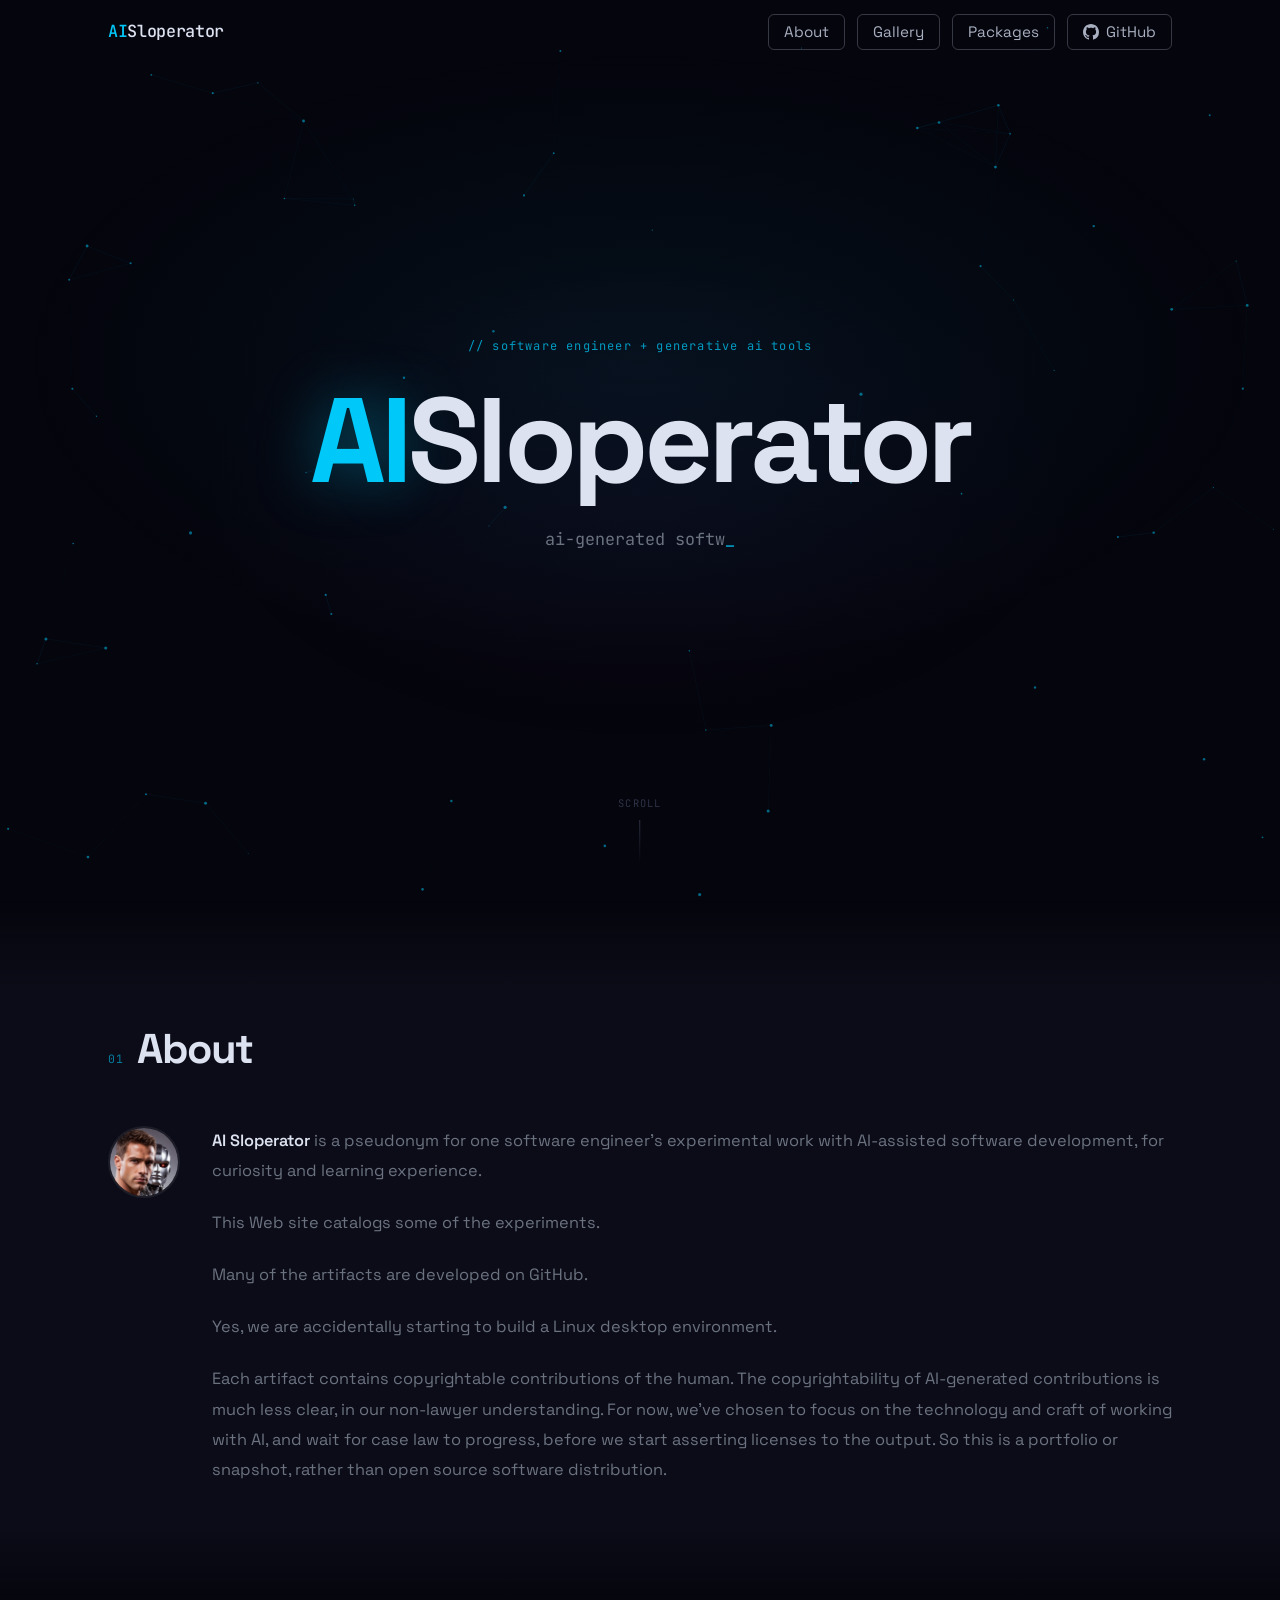
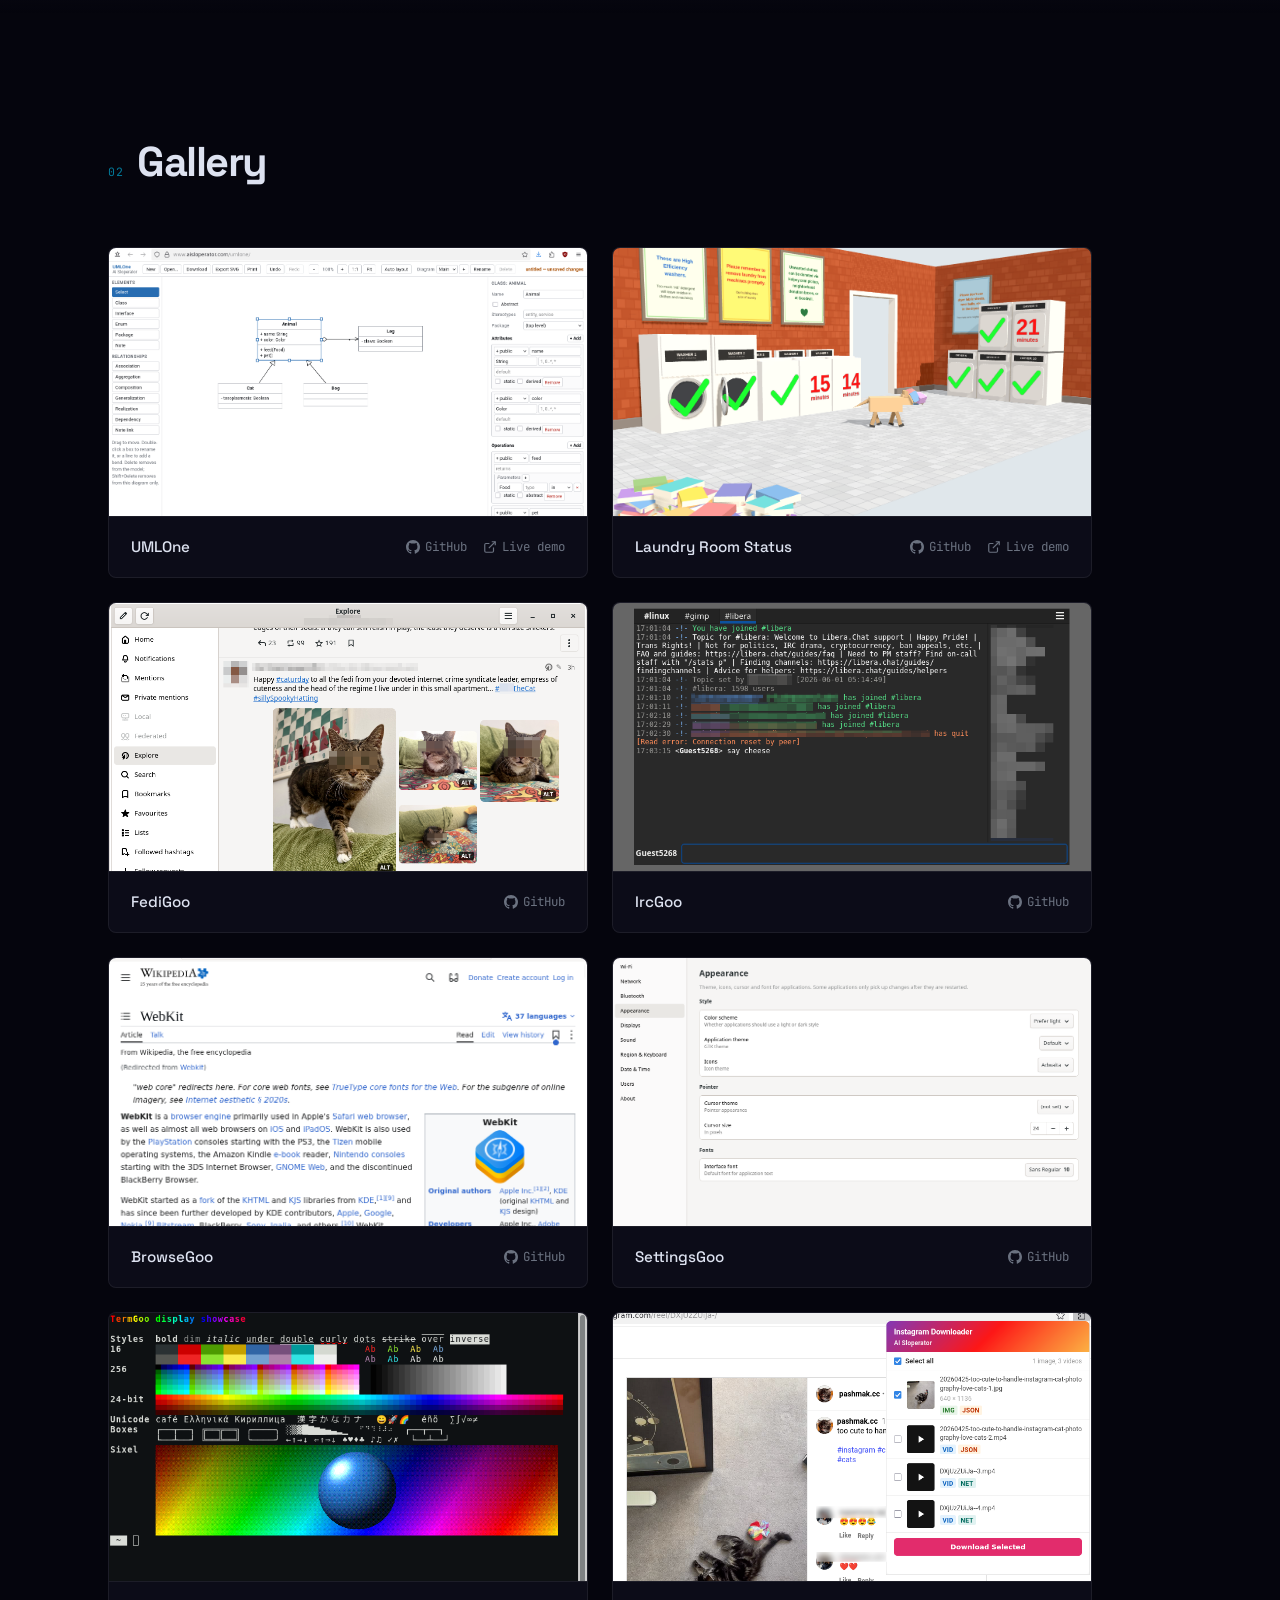
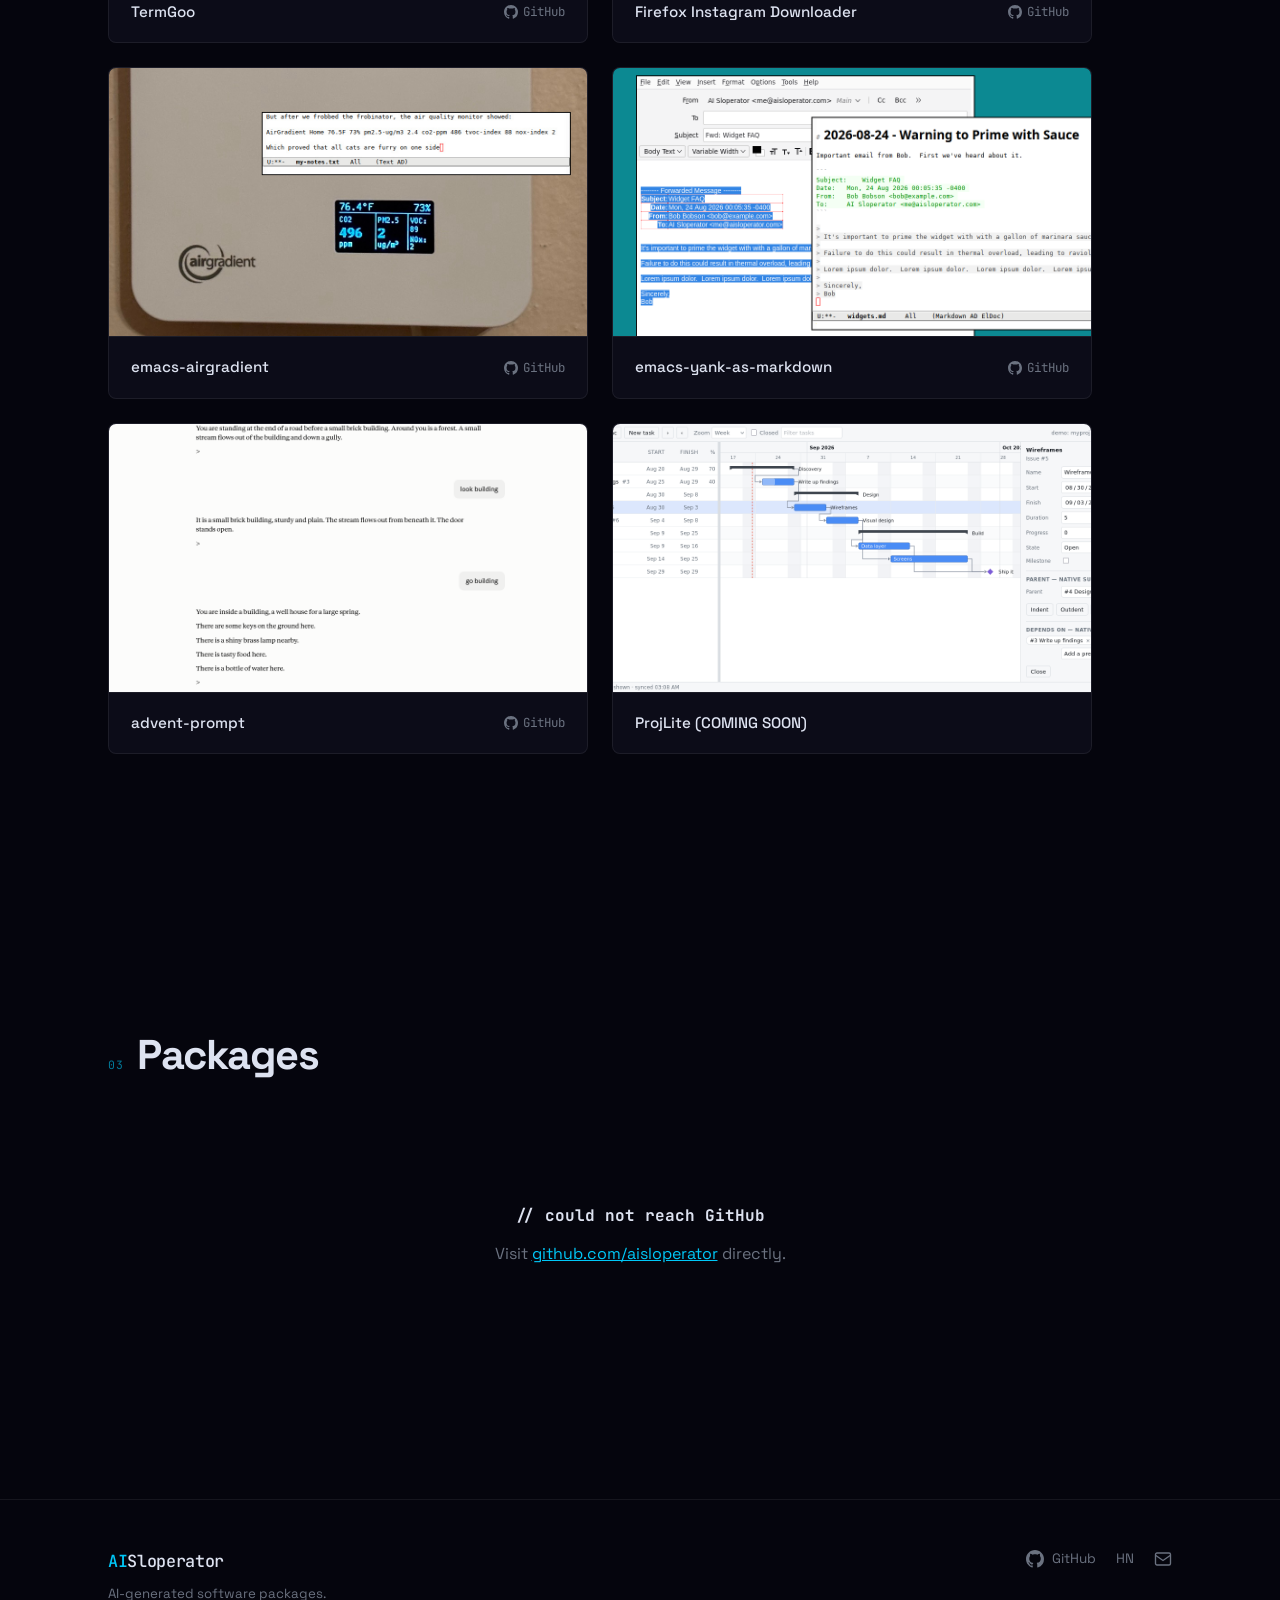
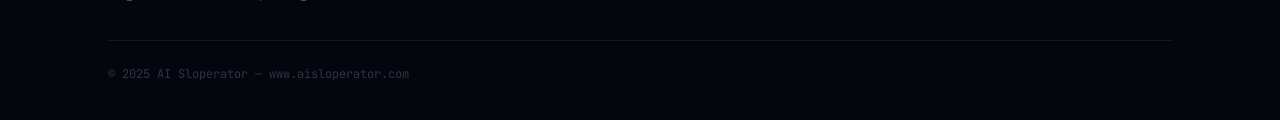
<file: docs/index.html>
<!DOCTYPE html>
<html lang="en">
<head>
  <meta charset="UTF-8">
  <meta name="viewport" content="width=device-width, initial-scale=1.0">
  <meta name="description" content="AI Sloperator — AI-generated software packages.">
  <meta property="og:title" content="AI Sloperator">
  <meta property="og:description" content="AI-generated software packages.">
  <meta property="og:type" content="website">
  <meta property="og:url" content="https://www.aisloperator.com">
  <meta name="twitter:card" content="summary">
  <meta name="twitter:title" content="AI Sloperator">
  <meta name="twitter:description" content="AI-generated software packages.">
  <title>AI Sloperator</title>
  <link rel="icon" href="favicon.svg" type="image/svg+xml">
  <link rel="preconnect" href="https://fonts.googleapis.com">
  <link rel="preconnect" href="https://fonts.gstatic.com" crossorigin>
  <link href="https://fonts.googleapis.com/css2?family=Space+Grotesk:wght@300;400;500;600;700&family=JetBrains+Mono:wght@300;400;500&display=swap" rel="stylesheet">
  <link rel="stylesheet" href="style.css">
</head>
<body>
  <canvas id="bg"></canvas>

  <nav id="nav">
    <div class="nav-inner">
      <a href="#" class="logo"><span class="logo-ai">AI</span>Sloperator</a>
      <div class="nav-links">
        <a href="#about">About</a>
        <a href="#gallery">Gallery</a>
        <a href="#packages">Packages</a>
        <a href="https://github.com/aisloperator" target="_blank" rel="noopener" class="nav-github">
          <svg viewBox="0 0 24 24" fill="currentColor" width="16" height="16" aria-hidden="true">
            <path d="M12 0C5.37 0 0 5.37 0 12c0 5.31 3.435 9.795 8.205 11.385.6.105.825-.255.825-.57 0-.285-.015-1.23-.015-2.235-3.015.555-3.795-.735-4.035-1.41-.135-.345-.72-1.41-1.23-1.695-.42-.225-1.02-.78-.015-.795.945-.015 1.62.87 1.845 1.23 1.08 1.815 2.805 1.305 3.495.99.105-.78.42-1.305.765-1.605-2.67-.3-5.46-1.335-5.46-5.925 0-1.305.465-2.385 1.23-3.225-.12-.3-.54-1.53.12-3.18 0 0 1.005-.315 3.3 1.23.96-.27 1.98-.405 3-.405s2.04.135 3 .405c2.295-1.56 3.3-1.23 3.3-1.23.66 1.65.24 2.88.12 3.18.765.84 1.23 1.905 1.23 3.225 0 4.605-2.805 5.625-5.475 5.925.435.375.81 1.095.81 2.22 0 1.605-.015 2.895-.015 3.3 0 .315.225.69.825.57A12.02 12.02 0 0 0 24 12c0-6.63-5.37-12-12-12z"/>
          </svg>
          GitHub
        </a>
      </div>
    </div>
  </nav>

  <main>
    <section id="hero">
      <div class="hero-content">
        <div class="hero-eyebrow">// software engineer + generative ai tools</div>
        <h1 class="hero-title">
          <span class="title-ai">AI</span><span class="title-rest">Sloperator</span>
        </h1>
        <p class="hero-sub">
          <span id="typewriter"></span><span class="cursor" aria-hidden="true">_</span>
        </p>
      </div>
      <div class="hero-scroll" aria-hidden="true">
        <span>scroll</span>
        <div class="scroll-line"></div>
      </div>
    </section>

    <section id="about">
      <div class="container">
        <div class="section-header reveal">
          <span class="section-num">01</span>
          <h2>About</h2>
        </div>
        <div class="about-grid">
          <div class="about-text reveal">
            <a href="https://github.com/aisloperator" target="_blank" rel="noopener">
              <img src="avatar.png" alt="AI Sloperator avatar" class="about-avatar">
            </a>
            <div class="about-body">
              <p><strong>AI Sloperator</strong> is a pseudonym for one software engineer's experimental work with AI-assisted software development, for curiosity and learning experience.</p>
              <p>This Web site catalogs some of the experiments.</p>
              <p>Many of the artifacts are developed on GitHub.</p>
              <p>Yes, we are accidentally starting to build a Linux desktop environment.</p>
              <p>Each artifact contains copyrightable contributions of the human.  The copyrightability of AI-generated contributions is much less clear, in our non-lawyer understanding.  For now, we've chosen to focus on the technology and craft of working with AI, and wait for case law to progress, before we start asserting licenses to the output.  So this is a portfolio or snapshot, rather than open source software distribution.</p>
            </div>
          </div>
        </div>
      </div>
    </section>

    <section id="gallery">
      <div class="container">
        <div class="section-header reveal">
          <span class="section-num">02</span>
          <h2>Gallery</h2>
        </div>
        <div class="carousel-track-wrap">
        <div class="carousel-track">

          <div class="gallery-card reveal">
            <a href="https://www.aisloperator.com/umlone/" target="_blank" rel="noopener" class="gallery-img-link">
              <img src="umlone.png" alt="UMLOne screenshot" class="gallery-img">
            </a>
            <div class="gallery-info">
              <h3 class="gallery-title">UMLOne</h3>
              <div class="gallery-links">
                <a href="https://github.com/aisloperator/umlone" target="_blank" rel="noopener">
                  <svg viewBox="0 0 24 24" fill="currentColor" width="14" height="14" aria-hidden="true">
                    <path d="M12 0C5.37 0 0 5.37 0 12c0 5.31 3.435 9.795 8.205 11.385.6.105.825-.255.825-.57 0-.285-.015-1.23-.015-2.235-3.015.555-3.795-.735-4.035-1.41-.135-.345-.72-1.41-1.23-1.695-.42-.225-1.02-.78-.015-.795.945-.015 1.62.87 1.845 1.23 1.08 1.815 2.805 1.305 3.495.99.105-.78.42-1.305.765-1.605-2.67-.3-5.46-1.335-5.46-5.925 0-1.305.465-2.385 1.23-3.225-.12-.3-.54-1.53.12-3.18 0 0 1.005-.315 3.3 1.23.96-.27 1.98-.405 3-.405s2.04.135 3 .405c2.295-1.56 3.3-1.23 3.3-1.23.66 1.65.24 2.88.12 3.18.765.84 1.23 1.905 1.23 3.225 0 4.605-2.805 5.625-5.475 5.925.435.375.81 1.095.81 2.22 0 1.605-.015 2.895-.015 3.3 0 .315.225.69.825.57A12.02 12.02 0 0 0 24 12c0-6.63-5.37-12-12-12z"/>
                  </svg>
                  GitHub
                </a>
                <a href="https://www.aisloperator.com/umlone/" target="_blank" rel="noopener">
                  <svg viewBox="0 0 24 24" fill="none" stroke="currentColor" stroke-width="2" width="14" height="14" aria-hidden="true">
                    <path d="M18 13v6a2 2 0 0 1-2 2H5a2 2 0 0 1-2-2V8a2 2 0 0 1 2-2h6"/>
                    <polyline points="15 3 21 3 21 9"/>
                    <line x1="10" y1="14" x2="21" y2="3"/>
                  </svg>
                  Live demo
                </a>
              </div>
            </div>
          </div>

          <div class="gallery-card reveal">
            <a href="https://www.aisloperator.com/brickoven-estates-laundry-room/" target="_blank" rel="noopener" class="gallery-img-link">
              <img src="brickoven.png" alt="Laundry Room Status screenshot" class="gallery-img">
            </a>
            <div class="gallery-info">
              <h3 class="gallery-title">Laundry Room Status</h3>
              <div class="gallery-links">
                <a href="https://github.com/aisloperator/brickoven-estates-laundry-room" target="_blank" rel="noopener">
                  <svg viewBox="0 0 24 24" fill="currentColor" width="14" height="14" aria-hidden="true">
                    <path d="M12 0C5.37 0 0 5.37 0 12c0 5.31 3.435 9.795 8.205 11.385.6.105.825-.255.825-.57 0-.285-.015-1.23-.015-2.235-3.015.555-3.795-.735-4.035-1.41-.135-.345-.72-1.41-1.23-1.695-.42-.225-1.02-.78-.015-.795.945-.015 1.62.87 1.845 1.23 1.08 1.815 2.805 1.305 3.495.99.105-.78.42-1.305.765-1.605-2.67-.3-5.46-1.335-5.46-5.925 0-1.305.465-2.385 1.23-3.225-.12-.3-.54-1.53.12-3.18 0 0 1.005-.315 3.3 1.23.96-.27 1.98-.405 3-.405s2.04.135 3 .405c2.295-1.56 3.3-1.23 3.3-1.23.66 1.65.24 2.88.12 3.18.765.84 1.23 1.905 1.23 3.225 0 4.605-2.805 5.625-5.475 5.925.435.375.81 1.095.81 2.22 0 1.605-.015 2.895-.015 3.3 0 .315.225.69.825.57A12.02 12.02 0 0 0 24 12c0-6.63-5.37-12-12-12z"/>
                  </svg>
                  GitHub
                </a>
                <a href="https://www.aisloperator.com/brickoven-estates-laundry-room/" target="_blank" rel="noopener">
                  <svg viewBox="0 0 24 24" fill="none" stroke="currentColor" stroke-width="2" width="14" height="14" aria-hidden="true">
                    <path d="M18 13v6a2 2 0 0 1-2 2H5a2 2 0 0 1-2-2V8a2 2 0 0 1 2-2h6"/>
                    <polyline points="15 3 21 3 21 9"/>
                    <line x1="10" y1="14" x2="21" y2="3"/>
                  </svg>
                  Live demo
                </a>
              </div>
            </div>
          </div>

          <div class="gallery-card reveal">
            <a href="https://github.com/aisloperator/fedigoo" target="_blank" rel="noopener" class="gallery-img-link">
              <img src="fedigoo.png" alt="FediGoo screenshot" class="gallery-img">
            </a>
            <div class="gallery-info">
              <h3 class="gallery-title">FediGoo</h3>
              <div class="gallery-links">
                <a href="https://github.com/aisloperator/fedigoo" target="_blank" rel="noopener">
                  <svg viewBox="0 0 24 24" fill="currentColor" width="14" height="14" aria-hidden="true">
                    <path d="M12 0C5.37 0 0 5.37 0 12c0 5.31 3.435 9.795 8.205 11.385.6.105.825-.255.825-.57 0-.285-.015-1.23-.015-2.235-3.015.555-3.795-.735-4.035-1.41-.135-.345-.72-1.41-1.23-1.695-.42-.225-1.02-.78-.015-.795.945-.015 1.62.87 1.845 1.23 1.08 1.815 2.805 1.305 3.495.99.105-.78.42-1.305.765-1.605-2.67-.3-5.46-1.335-5.46-5.925 0-1.305.465-2.385 1.23-3.225-.12-.3-.54-1.53.12-3.18 0 0 1.005-.315 3.3 1.23.96-.27 1.98-.405 3-.405s2.04.135 3 .405c2.295-1.56 3.3-1.23 3.3-1.23.66 1.65.24 2.88.12 3.18.765.84 1.23 1.905 1.23 3.225 0 4.605-2.805 5.625-5.475 5.925.435.375.81 1.095.81 2.22 0 1.605-.015 2.895-.015 3.3 0 .315.225.69.825.57A12.02 12.02 0 0 0 24 12c0-6.63-5.37-12-12-12z"/>
                  </svg>
                  GitHub
                </a>
              </div>
            </div>
          </div>

          <div class="gallery-card reveal">
            <a href="https://github.com/aisloperator/ircgoo" target="_blank" rel="noopener" class="gallery-img-link">
              <img src="ircgoo.png" alt="IrcGoo screenshot" class="gallery-img">
            </a>
            <div class="gallery-info">
              <h3 class="gallery-title">IrcGoo</h3>
              <div class="gallery-links">
                <a href="https://github.com/aisloperator/ircgoo" target="_blank" rel="noopener">
                  <svg viewBox="0 0 24 24" fill="currentColor" width="14" height="14" aria-hidden="true">
                    <path d="M12 0C5.37 0 0 5.37 0 12c0 5.31 3.435 9.795 8.205 11.385.6.105.825-.255.825-.57 0-.285-.015-1.23-.015-2.235-3.015.555-3.795-.735-4.035-1.41-.135-.345-.72-1.41-1.23-1.695-.42-.225-1.02-.78-.015-.795.945-.015 1.62.87 1.845 1.23 1.08 1.815 2.805 1.305 3.495.99.105-.78.42-1.305.765-1.605-2.67-.3-5.46-1.335-5.46-5.925 0-1.305.465-2.385 1.23-3.225-.12-.3-.54-1.53.12-3.18 0 0 1.005-.315 3.3 1.23.96-.27 1.98-.405 3-.405s2.04.135 3 .405c2.295-1.56 3.3-1.23 3.3-1.23.66 1.65.24 2.88.12 3.18.765.84 1.23 1.905 1.23 3.225 0 4.605-2.805 5.625-5.475 5.925.435.375.81 1.095.81 2.22 0 1.605-.015 2.895-.015 3.3 0 .315.225.69.825.57A12.02 12.02 0 0 0 24 12c0-6.63-5.37-12-12-12z"/>
                  </svg>
                  GitHub
                </a>
              </div>
            </div>
          </div>

          <div class="gallery-card reveal">
            <a href="https://github.com/aisloperator/browsegoo" target="_blank" rel="noopener" class="gallery-img-link">
              <img src="browsegoo.png" alt="BrowseGoo screenshot" class="gallery-img">
            </a>
            <div class="gallery-info">
              <h3 class="gallery-title">BrowseGoo</h3>
              <div class="gallery-links">
                <a href="https://github.com/aisloperator/browsegoo" target="_blank" rel="noopener">
                  <svg viewBox="0 0 24 24" fill="currentColor" width="14" height="14" aria-hidden="true">
                    <path d="M12 0C5.37 0 0 5.37 0 12c0 5.31 3.435 9.795 8.205 11.385.6.105.825-.255.825-.57 0-.285-.015-1.23-.015-2.235-3.015.555-3.795-.735-4.035-1.41-.135-.345-.72-1.41-1.23-1.695-.42-.225-1.02-.78-.015-.795.945-.015 1.62.87 1.845 1.23 1.08 1.815 2.805 1.305 3.495.99.105-.78.42-1.305.765-1.605-2.67-.3-5.46-1.335-5.46-5.925 0-1.305.465-2.385 1.23-3.225-.12-.3-.54-1.53.12-3.18 0 0 1.005-.315 3.3 1.23.96-.27 1.98-.405 3-.405s2.04.135 3 .405c2.295-1.56 3.3-1.23 3.3-1.23.66 1.65.24 2.88.12 3.18.765.84 1.23 1.905 1.23 3.225 0 4.605-2.805 5.625-5.475 5.925.435.375.81 1.095.81 2.22 0 1.605-.015 2.895-.015 3.3 0 .315.225.69.825.57A12.02 12.02 0 0 0 24 12c0-6.63-5.37-12-12-12z"/>
                  </svg>
                  GitHub
                </a>
              </div>
            </div>
          </div>

          <div class="gallery-card reveal">
            <a href="https://github.com/aisloperator/settingsgoo" target="_blank" rel="noopener" class="gallery-img-link">
              <img src="settingsgoo.png" alt="SettingsGoo screenshot" class="gallery-img">
            </a>
            <div class="gallery-info">
              <h3 class="gallery-title">SettingsGoo</h3>
              <div class="gallery-links">
                <a href="https://github.com/aisloperator/settingsgoo" target="_blank" rel="noopener">
                  <svg viewBox="0 0 24 24" fill="currentColor" width="14" height="14" aria-hidden="true">
                    <path d="M12 0C5.37 0 0 5.37 0 12c0 5.31 3.435 9.795 8.205 11.385.6.105.825-.255.825-.57 0-.285-.015-1.23-.015-2.235-3.015.555-3.795-.735-4.035-1.41-.135-.345-.72-1.41-1.23-1.695-.42-.225-1.02-.78-.015-.795.945-.015 1.62.87 1.845 1.23 1.08 1.815 2.805 1.305 3.495.99.105-.78.42-1.305.765-1.605-2.67-.3-5.46-1.335-5.46-5.925 0-1.305.465-2.385 1.23-3.225-.12-.3-.54-1.53.12-3.18 0 0 1.005-.315 3.3 1.23.96-.27 1.98-.405 3-.405s2.04.135 3 .405c2.295-1.56 3.3-1.23 3.3-1.23.66 1.65.24 2.88.12 3.18.765.84 1.23 1.905 1.23 3.225 0 4.605-2.805 5.625-5.475 5.925.435.375.81 1.095.81 2.22 0 1.605-.015 2.895-.015 3.3 0 .315.225.69.825.57A12.02 12.02 0 0 0 24 12c0-6.63-5.37-12-12-12z"/>
                  </svg>
                  GitHub
                </a>
              </div>
            </div>
          </div>

          <div class="gallery-card reveal">
            <a href="https://github.com/aisloperator/termgoo" target="_blank" rel="noopener" class="gallery-img-link">
              <img src="termgoo.png" alt="TermGoo screenshot" class="gallery-img">
            </a>
            <div class="gallery-info">
              <h3 class="gallery-title">TermGoo</h3>
              <div class="gallery-links">
                <a href="https://github.com/aisloperator/termgoo" target="_blank" rel="noopener">
                  <svg viewBox="0 0 24 24" fill="currentColor" width="14" height="14" aria-hidden="true">
                    <path d="M12 0C5.37 0 0 5.37 0 12c0 5.31 3.435 9.795 8.205 11.385.6.105.825-.255.825-.57 0-.285-.015-1.23-.015-2.235-3.015.555-3.795-.735-4.035-1.41-.135-.345-.72-1.41-1.23-1.695-.42-.225-1.02-.78-.015-.795.945-.015 1.62.87 1.845 1.23 1.08 1.815 2.805 1.305 3.495.99.105-.78.42-1.305.765-1.605-2.67-.3-5.46-1.335-5.46-5.925 0-1.305.465-2.385 1.23-3.225-.12-.3-.54-1.53.12-3.18 0 0 1.005-.315 3.3 1.23.96-.27 1.98-.405 3-.405s2.04.135 3 .405c2.295-1.56 3.3-1.23 3.3-1.23.66 1.65.24 2.88.12 3.18.765.84 1.23 1.905 1.23 3.225 0 4.605-2.805 5.625-5.475 5.925.435.375.81 1.095.81 2.22 0 1.605-.015 2.895-.015 3.3 0 .315.225.69.825.57A12.02 12.02 0 0 0 24 12c0-6.63-5.37-12-12-12z"/>
                  </svg>
                  GitHub
                </a>
              </div>
            </div>
          </div>

          <div class="gallery-card reveal">
            <a href="https://github.com/aisloperator/firefox-instagram-download" target="_blank" rel="noopener" class="gallery-img-link">
              <img src="firefox-instagram-downloader-2.png" alt="Firefox Instagram Downloader screenshot" class="gallery-img">
            </a>
            <div class="gallery-info">
              <h3 class="gallery-title">Firefox Instagram Downloader</h3>
              <div class="gallery-links">
                <a href="https://github.com/aisloperator/firefox-instagram-download" target="_blank" rel="noopener">
                  <svg viewBox="0 0 24 24" fill="currentColor" width="14" height="14" aria-hidden="true">
                    <path d="M12 0C5.37 0 0 5.37 0 12c0 5.31 3.435 9.795 8.205 11.385.6.105.825-.255.825-.57 0-.285-.015-1.23-.015-2.235-3.015.555-3.795-.735-4.035-1.41-.135-.345-.72-1.41-1.23-1.695-.42-.225-1.02-.78-.015-.795.945-.015 1.62.87 1.845 1.23 1.08 1.815 2.805 1.305 3.495.99.105-.78.42-1.305.765-1.605-2.67-.3-5.46-1.335-5.46-5.925 0-1.305.465-2.385 1.23-3.225-.12-.3-.54-1.53.12-3.18 0 0 1.005-.315 3.3 1.23.96-.27 1.98-.405 3-.405s2.04.135 3 .405c2.295-1.56 3.3-1.23 3.3-1.23.66 1.65.24 2.88.12 3.18.765.84 1.23 1.905 1.23 3.225 0 4.605-2.805 5.625-5.475 5.925.435.375.81 1.095.81 2.22 0 1.605-.015 2.895-.015 3.3 0 .315.225.69.825.57A12.02 12.02 0 0 0 24 12c0-6.63-5.37-12-12-12z"/>
                  </svg>
                  GitHub
                </a>
              </div>
            </div>
          </div>

          <div class="gallery-card reveal">
            <a href="https://github.com/aisloperator/emacs-airgradient" target="_blank" rel="noopener" class="gallery-img-link">
              <img src="emacs-airgradient.jpg" alt="emacs-airgradient screenshot" class="gallery-img">
            </a>
            <div class="gallery-info">
              <h3 class="gallery-title">emacs-airgradient</h3>
              <div class="gallery-links">
                <a href="https://github.com/aisloperator/emacs-airgradient" target="_blank" rel="noopener">
                  <svg viewBox="0 0 24 24" fill="currentColor" width="14" height="14" aria-hidden="true">
                    <path d="M12 0C5.37 0 0 5.37 0 12c0 5.31 3.435 9.795 8.205 11.385.6.105.825-.255.825-.57 0-.285-.015-1.23-.015-2.235-3.015.555-3.795-.735-4.035-1.41-.135-.345-.72-1.41-1.23-1.695-.42-.225-1.02-.78-.015-.795.945-.015 1.62.87 1.845 1.23 1.08 1.815 2.805 1.305 3.495.99.105-.78.42-1.305.765-1.605-2.67-.3-5.46-1.335-5.46-5.925 0-1.305.465-2.385 1.23-3.225-.12-.3-.54-1.53.12-3.18 0 0 1.005-.315 3.3 1.23.96-.27 1.98-.405 3-.405s2.04.135 3 .405c2.295-1.56 3.3-1.23 3.3-1.23.66 1.65.24 2.88.12 3.18.765.84 1.23 1.905 1.23 3.225 0 4.605-2.805 5.625-5.475 5.925.435.375.81 1.095.81 2.22 0 1.605-.015 2.895-.015 3.3 0 .315.225.69.825.57A12.02 12.02 0 0 0 24 12c0-6.63-5.37-12-12-12z"/>
                  </svg>
                  GitHub
                </a>
              </div>
            </div>
          </div>

          <div class="gallery-card reveal">
            <a href="https://github.com/aisloperator/emacs-yank-as-markdown" target="_blank" rel="noopener" class="gallery-img-link">
              <img src="emacs-yank-as-markdown.png" alt="emacs-yank-as-markdown screenshot" class="gallery-img">
            </a>
            <div class="gallery-info">
              <h3 class="gallery-title">emacs-yank-as-markdown</h3>
              <div class="gallery-links">
                <a href="https://github.com/aisloperator/emacs-yank-as-markdown" target="_blank" rel="noopener">
                  <svg viewBox="0 0 24 24" fill="currentColor" width="14" height="14" aria-hidden="true">
                    <path d="M12 0C5.37 0 0 5.37 0 12c0 5.31 3.435 9.795 8.205 11.385.6.105.825-.255.825-.57 0-.285-.015-1.23-.015-2.235-3.015.555-3.795-.735-4.035-1.41-.135-.345-.72-1.41-1.23-1.695-.42-.225-1.02-.78-.015-.795.945-.015 1.62.87 1.845 1.23 1.08 1.815 2.805 1.305 3.495.99.105-.78.42-1.305.765-1.605-2.67-.3-5.46-1.335-5.46-5.925 0-1.305.465-2.385 1.23-3.225-.12-.3-.54-1.53.12-3.18 0 0 1.005-.315 3.3 1.23.96-.27 1.98-.405 3-.405s2.04.135 3 .405c2.295-1.56 3.3-1.23 3.3-1.23.66 1.65.24 2.88.12 3.18.765.84 1.23 1.905 1.23 3.225 0 4.605-2.805 5.625-5.475 5.925.435.375.81 1.095.81 2.22 0 1.605-.015 2.895-.015 3.3 0 .315.225.69.825.57A12.02 12.02 0 0 0 24 12c0-6.63-5.37-12-12-12z"/>
                  </svg>
                  GitHub
                </a>
              </div>
            </div>
          </div>

          <div class="gallery-card reveal">
            <a href="https://github.com/aisloperator/advent-prompt" target="_blank" rel="noopener" class="gallery-img-link">
              <img src="advent-prompt.png" alt="advent-prompt screenshot" class="gallery-img">
            </a>
            <div class="gallery-info">
              <h3 class="gallery-title">advent-prompt</h3>
              <div class="gallery-links">
                <a href="https://github.com/aisloperator/advent-prompt" target="_blank" rel="noopener">
                  <svg viewBox="0 0 24 24" fill="currentColor" width="14" height="14" aria-hidden="true">
                    <path d="M12 0C5.37 0 0 5.37 0 12c0 5.31 3.435 9.795 8.205 11.385.6.105.825-.255.825-.57 0-.285-.015-1.23-.015-2.235-3.015.555-3.795-.735-4.035-1.41-.135-.345-.72-1.41-1.23-1.695-.42-.225-1.02-.78-.015-.795.945-.015 1.62.87 1.845 1.23 1.08 1.815 2.805 1.305 3.495.99.105-.78.42-1.305.765-1.605-2.67-.3-5.46-1.335-5.46-5.925 0-1.305.465-2.385 1.23-3.225-.12-.3-.54-1.53.12-3.18 0 0 1.005-.315 3.3 1.23.96-.27 1.98-.405 3-.405s2.04.135 3 .405c2.295-1.56 3.3-1.23 3.3-1.23.66 1.65.24 2.88.12 3.18.765.84 1.23 1.905 1.23 3.225 0 4.605-2.805 5.625-5.475 5.925.435.375.81 1.095.81 2.22 0 1.605-.015 2.895-.015 3.3 0 .315.225.69.825.57A12.02 12.02 0 0 0 24 12c0-6.63-5.37-12-12-12z"/>
                  </svg>
                  GitHub
                </a>
              </div>
            </div>
          </div>

          <div class="gallery-card reveal">
            <div class="gallery-img-link">
              <img src="projlite.png" alt="ProjLite screenshot" class="gallery-img">
            </div>
            <div class="gallery-info">
              <h3 class="gallery-title">ProjLite (COMING SOON)</h3>
              <div class="gallery-links">
              </div>
            </div>
          </div>

        </div>
        </div>
      </div>
    </section>

    <section id="packages">
      <div class="container">
        <div class="section-header reveal">
          <span class="section-num">03</span>
          <h2>Packages</h2>
        </div>
        <div id="packages-grid" class="packages-grid">
          <div class="loading">
            <div class="loading-dots"><span></span><span></span><span></span></div>
            <p>Fetching from GitHub&hellip;</p>
          </div>
        </div>
      </div>
    </section>
  </main>

  <footer>
    <div class="container">
      <div class="footer-inner">
        <div class="footer-brand">
          <span class="logo"><span class="logo-ai">AI</span>Sloperator</span>
          <p>AI-generated software packages.</p>
        </div>
        <nav class="footer-links" aria-label="Footer links">
          <a href="https://github.com/aisloperator" target="_blank" rel="noopener">
            <svg viewBox="0 0 24 24" fill="currentColor" width="18" height="18" aria-hidden="true">
              <path d="M12 0C5.37 0 0 5.37 0 12c0 5.31 3.435 9.795 8.205 11.385.6.105.825-.255.825-.57 0-.285-.015-1.23-.015-2.235-3.015.555-3.795-.735-4.035-1.41-.135-.345-.72-1.41-1.23-1.695-.42-.225-1.02-.78-.015-.795.945-.015 1.62.87 1.845 1.23 1.08 1.815 2.805 1.305 3.495.99.105-.78.42-1.305.765-1.605-2.67-.3-5.46-1.335-5.46-5.925 0-1.305.465-2.385 1.23-3.225-.12-.3-.54-1.53.12-3.18 0 0 1.005-.315 3.3 1.23.96-.27 1.98-.405 3-.405s2.04.135 3 .405c2.295-1.56 3.3-1.23 3.3-1.23.66 1.65.24 2.88.12 3.18.765.84 1.23 1.905 1.23 3.225 0 4.605-2.805 5.625-5.475 5.925.435.375.81 1.095.81 2.22 0 1.605-.015 2.895-.015 3.3 0 .315.225.69.825.57A12.02 12.02 0 0 0 24 12c0-6.63-5.37-12-12-12z"/>
            </svg>
            GitHub
          </a>
          <a href="https://news.ycombinator.com/user?id=aisloperator" target="_blank" rel="noopener">HN</a>
          <a href="mailto:me@aisloperator.com">
            <svg viewBox="0 0 24 24" fill="none" stroke="currentColor" stroke-width="1.8" width="18" height="18" aria-hidden="true">
              <rect x="2" y="4" width="20" height="16" rx="2"/>
              <path d="M2 7l10 7 10-7"/>
            </svg>
          </a>
        </nav>
      </div>
      <div class="footer-bottom">
        <p>&copy; 2025 AI Sloperator &mdash; www.aisloperator.com</p>
      </div>
    </div>
  </footer>

  <script src="script.js"></script>
</body>
</html>
</file>
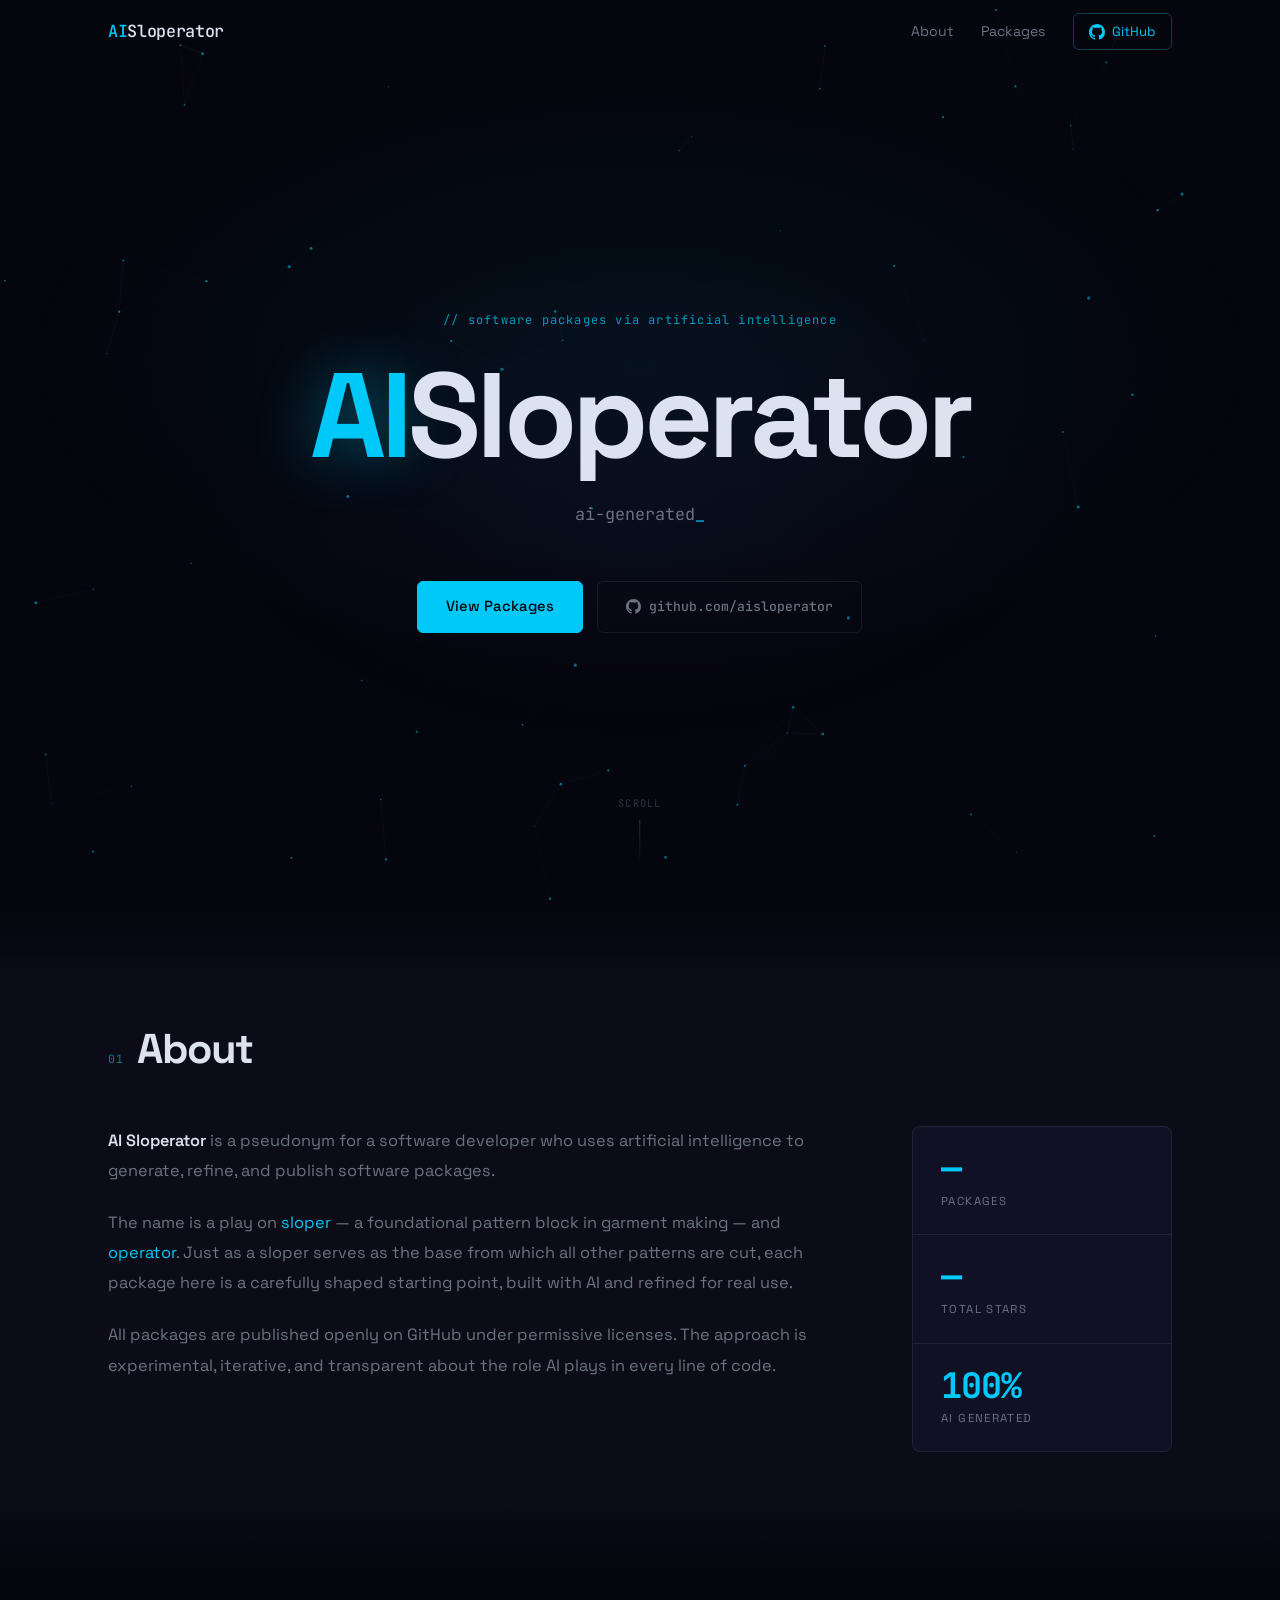
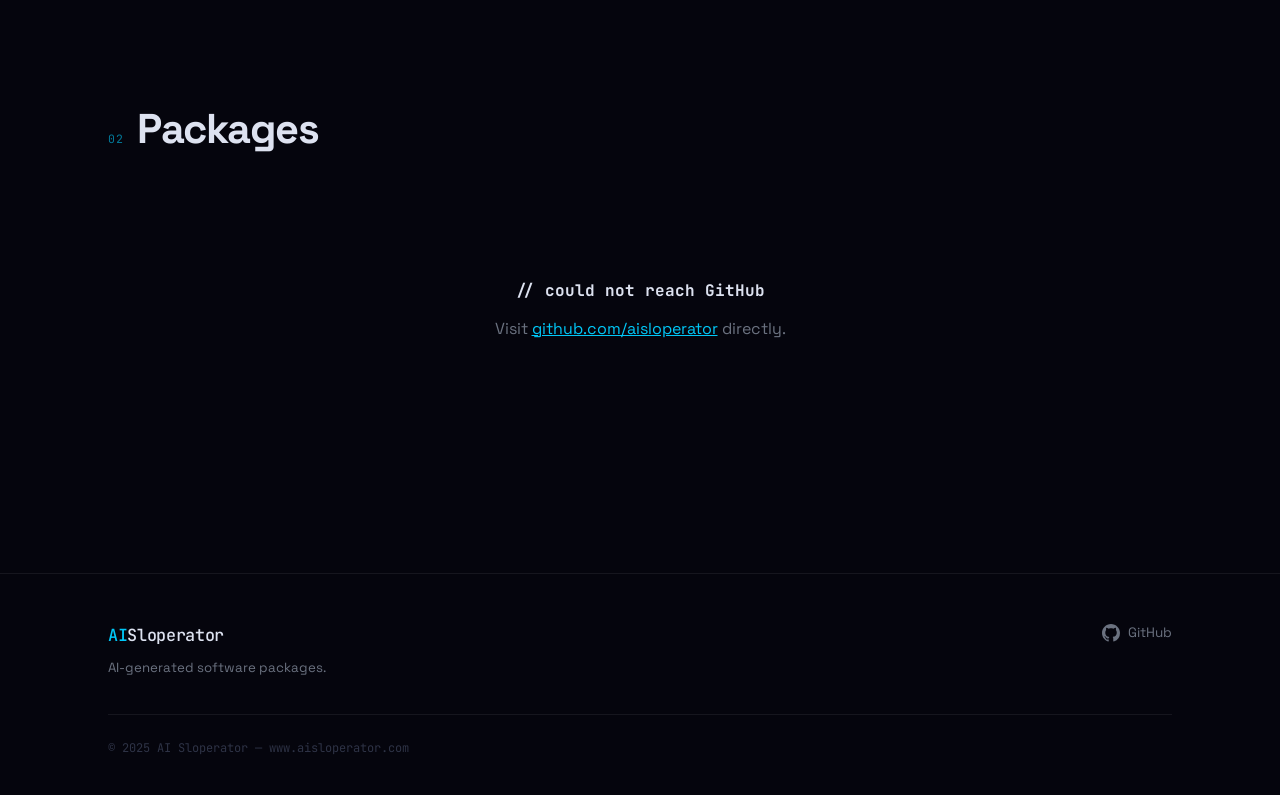
<file: site/index.html>
<!DOCTYPE html>
<html lang="en">
<head>
  <meta charset="UTF-8">
  <meta name="viewport" content="width=device-width, initial-scale=1.0">
  <meta name="description" content="AI Sloperator — AI-generated software packages, openly published on GitHub.">
  <meta property="og:title" content="AI Sloperator">
  <meta property="og:description" content="AI-generated software packages, openly published on GitHub.">
  <meta property="og:type" content="website">
  <meta property="og:url" content="https://www.aisloperator.com">
  <meta name="twitter:card" content="summary">
  <meta name="twitter:title" content="AI Sloperator">
  <meta name="twitter:description" content="AI-generated software packages, openly published on GitHub.">
  <title>AI Sloperator</title>
  <link rel="icon" href="favicon.svg" type="image/svg+xml">
  <link rel="preconnect" href="https://fonts.googleapis.com">
  <link rel="preconnect" href="https://fonts.gstatic.com" crossorigin>
  <link href="https://fonts.googleapis.com/css2?family=Space+Grotesk:wght@300;400;500;600;700&family=JetBrains+Mono:wght@300;400;500&display=swap" rel="stylesheet">
  <link rel="stylesheet" href="style.css">
</head>
<body>
  <canvas id="bg"></canvas>

  <nav id="nav">
    <div class="nav-inner">
      <a href="#" class="logo"><span class="logo-ai">AI</span>Sloperator</a>
      <div class="nav-links">
        <a href="#about">About</a>
        <a href="#packages">Packages</a>
        <a href="https://github.com/aisloperator" target="_blank" rel="noopener" class="nav-github">
          <svg viewBox="0 0 24 24" fill="currentColor" width="16" height="16" aria-hidden="true">
            <path d="M12 0C5.37 0 0 5.37 0 12c0 5.31 3.435 9.795 8.205 11.385.6.105.825-.255.825-.57 0-.285-.015-1.23-.015-2.235-3.015.555-3.795-.735-4.035-1.41-.135-.345-.72-1.41-1.23-1.695-.42-.225-1.02-.78-.015-.795.945-.015 1.62.87 1.845 1.23 1.08 1.815 2.805 1.305 3.495.99.105-.78.42-1.305.765-1.605-2.67-.3-5.46-1.335-5.46-5.925 0-1.305.465-2.385 1.23-3.225-.12-.3-.54-1.53.12-3.18 0 0 1.005-.315 3.3 1.23.96-.27 1.98-.405 3-.405s2.04.135 3 .405c2.295-1.56 3.3-1.23 3.3-1.23.66 1.65.24 2.88.12 3.18.765.84 1.23 1.905 1.23 3.225 0 4.605-2.805 5.625-5.475 5.925.435.375.81 1.095.81 2.22 0 1.605-.015 2.895-.015 3.3 0 .315.225.69.825.57A12.02 12.02 0 0 0 24 12c0-6.63-5.37-12-12-12z"/>
          </svg>
          GitHub
        </a>
      </div>
    </div>
  </nav>

  <main>
    <section id="hero">
      <div class="hero-content">
        <div class="hero-eyebrow">// software packages via artificial intelligence</div>
        <h1 class="hero-title">
          <span class="title-ai">AI</span><span class="title-rest">Sloperator</span>
        </h1>
        <p class="hero-sub">
          <span id="typewriter"></span><span class="cursor" aria-hidden="true">_</span>
        </p>
        <div class="hero-ctas">
          <a href="#packages" class="btn btn-primary">View Packages</a>
          <a href="https://github.com/aisloperator" target="_blank" rel="noopener" class="btn btn-ghost">
            <svg viewBox="0 0 24 24" fill="currentColor" width="15" height="15" aria-hidden="true">
              <path d="M12 0C5.37 0 0 5.37 0 12c0 5.31 3.435 9.795 8.205 11.385.6.105.825-.255.825-.57 0-.285-.015-1.23-.015-2.235-3.015.555-3.795-.735-4.035-1.41-.135-.345-.72-1.41-1.23-1.695-.42-.225-1.02-.78-.015-.795.945-.015 1.62.87 1.845 1.23 1.08 1.815 2.805 1.305 3.495.99.105-.78.42-1.305.765-1.605-2.67-.3-5.46-1.335-5.46-5.925 0-1.305.465-2.385 1.23-3.225-.12-.3-.54-1.53.12-3.18 0 0 1.005-.315 3.3 1.23.96-.27 1.98-.405 3-.405s2.04.135 3 .405c2.295-1.56 3.3-1.23 3.3-1.23.66 1.65.24 2.88.12 3.18.765.84 1.23 1.905 1.23 3.225 0 4.605-2.805 5.625-5.475 5.925.435.375.81 1.095.81 2.22 0 1.605-.015 2.895-.015 3.3 0 .315.225.69.825.57A12.02 12.02 0 0 0 24 12c0-6.63-5.37-12-12-12z"/>
            </svg>
            github.com/aisloperator
          </a>
        </div>
      </div>
      <div class="hero-scroll" aria-hidden="true">
        <span>scroll</span>
        <div class="scroll-line"></div>
      </div>
    </section>

    <section id="about">
      <div class="container">
        <div class="section-header reveal">
          <span class="section-num">01</span>
          <h2>About</h2>
        </div>
        <div class="about-grid">
          <div class="about-text reveal">
            <p>
              <strong>AI Sloperator</strong> is a pseudonym for a software developer who uses
              artificial intelligence to generate, refine, and publish software packages.
            </p>
            <p>
              The name is a play on <em>sloper</em> — a foundational pattern block in garment
              making — and <em>operator</em>. Just as a sloper serves as the base from which all
              other patterns are cut, each package here is a carefully shaped starting point,
              built with AI and refined for real use.
            </p>
            <p>
              All packages are published openly on GitHub under permissive licenses. The
              approach is experimental, iterative, and transparent about the role AI plays
              in every line of code.
            </p>
          </div>
          <div class="about-stats reveal">
            <div class="stat">
              <div class="stat-value" id="stat-repos">—</div>
              <div class="stat-label">packages</div>
            </div>
            <div class="stat">
              <div class="stat-value" id="stat-stars">—</div>
              <div class="stat-label">total stars</div>
            </div>
            <div class="stat">
              <div class="stat-value">100%</div>
              <div class="stat-label">AI generated</div>
            </div>
          </div>
        </div>
      </div>
    </section>

    <section id="packages">
      <div class="container">
        <div class="section-header reveal">
          <span class="section-num">02</span>
          <h2>Packages</h2>
        </div>
        <div id="packages-grid" class="packages-grid">
          <div class="loading">
            <div class="loading-dots"><span></span><span></span><span></span></div>
            <p>Fetching from GitHub&hellip;</p>
          </div>
        </div>
      </div>
    </section>
  </main>

  <footer>
    <div class="container">
      <div class="footer-inner">
        <div class="footer-brand">
          <span class="logo"><span class="logo-ai">AI</span>Sloperator</span>
          <p>AI-generated software packages.</p>
        </div>
        <nav class="footer-links" aria-label="Footer links">
          <a href="https://github.com/aisloperator" target="_blank" rel="noopener">
            <svg viewBox="0 0 24 24" fill="currentColor" width="18" height="18" aria-hidden="true">
              <path d="M12 0C5.37 0 0 5.37 0 12c0 5.31 3.435 9.795 8.205 11.385.6.105.825-.255.825-.57 0-.285-.015-1.23-.015-2.235-3.015.555-3.795-.735-4.035-1.41-.135-.345-.72-1.41-1.23-1.695-.42-.225-1.02-.78-.015-.795.945-.015 1.62.87 1.845 1.23 1.08 1.815 2.805 1.305 3.495.99.105-.78.42-1.305.765-1.605-2.67-.3-5.46-1.335-5.46-5.925 0-1.305.465-2.385 1.23-3.225-.12-.3-.54-1.53.12-3.18 0 0 1.005-.315 3.3 1.23.96-.27 1.98-.405 3-.405s2.04.135 3 .405c2.295-1.56 3.3-1.23 3.3-1.23.66 1.65.24 2.88.12 3.18.765.84 1.23 1.905 1.23 3.225 0 4.605-2.805 5.625-5.475 5.925.435.375.81 1.095.81 2.22 0 1.605-.015 2.895-.015 3.3 0 .315.225.69.825.57A12.02 12.02 0 0 0 24 12c0-6.63-5.37-12-12-12z"/>
            </svg>
            GitHub
          </a>
        </nav>
      </div>
      <div class="footer-bottom">
        <p>&copy; 2025 AI Sloperator &mdash; www.aisloperator.com</p>
      </div>
    </div>
  </footer>

  <script src="script.js"></script>
</body>
</html>
</file>
<file: docs/style.css>
/* ═══════════════════════════════════════════
   Reset & Custom Properties
═══════════════════════════════════════════ */
*, *::before, *::after {
  box-sizing: border-box;
  margin: 0;
  padding: 0;
}

img { max-width: 100%; display: block; }

:root {
  --bg:          #05050d;
  --surface:     #0c0c18;
  --surface-2:   #111125;
  --border:      rgba(255, 255, 255, 0.07);
  --border-hover: rgba(0, 200, 248, 0.25);

  --accent:      #00c8f8;
  --accent-dim:  rgba(0, 200, 248, 0.10);
  --accent-glow: 0 0 32px rgba(0, 200, 248, 0.22);
  --purple:      #8b5cf6;

  --text:        #dde2f0;
  --text-muted:  #6b7280;
  --text-subtle: #2e3346;

  --font-sans: 'Space Grotesk', system-ui, sans-serif;
  --font-mono: 'JetBrains Mono', 'Fira Code', monospace;

  --nav-h:    64px;
  --radius:   8px;
  --ease:     0.2s ease;
  --ease-out: 0.4s cubic-bezier(0.16, 1, 0.3, 1);
}

html {
  scroll-behavior: smooth;
  color-scheme: dark;
}

body {
  font-family: var(--font-sans);
  background: var(--bg);
  color: var(--text);
  line-height: 1.6;
  overflow-x: hidden;
  -webkit-font-smoothing: antialiased;
}

/* ═══════════════════════════════════════════
   Canvas background
═══════════════════════════════════════════ */
#bg {
  position: fixed;
  inset: 0;
  z-index: 0;
  pointer-events: none;
}

/* ═══════════════════════════════════════════
   Navigation
═══════════════════════════════════════════ */
#nav {
  position: fixed;
  top: 0;
  inset-inline: 0;
  z-index: 100;
  height: var(--nav-h);
  border-bottom: 1px solid transparent;
  transition: background var(--ease), border-color var(--ease), backdrop-filter var(--ease);
}

#nav.scrolled {
  background: rgba(5, 5, 13, 0.82);
  backdrop-filter: blur(14px) saturate(1.5);
  -webkit-backdrop-filter: blur(14px) saturate(1.5);
  border-color: var(--border);
}

.nav-inner {
  max-width: 1120px;
  margin: 0 auto;
  padding: 0 28px;
  height: 100%;
  display: flex;
  align-items: center;
  justify-content: space-between;
}

.logo {
  font-family: var(--font-mono);
  font-size: 1.05rem;
  font-weight: 500;
  color: var(--text);
  text-decoration: none;
  letter-spacing: -0.02em;
  transition: opacity var(--ease);
}
.logo:hover { opacity: 0.8; }

.logo-ai { color: var(--accent); }

.nav-links {
  display: flex;
  align-items: center;
  gap: 12px;
}

.nav-links a {
  display: flex;
  align-items: center;
  gap: 7px;
  height: 36px;
  padding: 0 15px;
  color: #a8afc0;
  text-decoration: none;
  font-size: 0.95rem;
  font-weight: 400;
  line-height: 1;
  border: 1px solid rgba(168, 175, 192, 0.3);
  border-radius: 6px;
  transition: color var(--ease), background var(--ease), border-color var(--ease), box-shadow var(--ease);
}
.nav-links a:hover {
  color: var(--text);
  background: var(--accent-dim);
  border-color: var(--accent);
  box-shadow: var(--accent-glow);
}

/* ═══════════════════════════════════════════
   Container
═══════════════════════════════════════════ */
.container {
  max-width: 1120px;
  margin: 0 auto;
  padding: 0 28px;
  position: relative;
  z-index: 1;
}

/* ═══════════════════════════════════════════
   Hero
═══════════════════════════════════════════ */
#hero {
  min-height: 100svh;
  display: flex;
  flex-direction: column;
  align-items: center;
  justify-content: center;
  text-align: center;
  position: relative;
  padding: calc(var(--nav-h) + 60px) 28px 80px;
}

/* Subtle radial glow behind hero content */
#hero::before {
  content: '';
  position: absolute;
  inset: 0;
  background:
    radial-gradient(ellipse 70% 50% at 50% 40%, rgba(0, 200, 248, 0.06) 0%, transparent 70%),
    radial-gradient(ellipse 50% 40% at 50% 55%, rgba(139, 92, 246, 0.04) 0%, transparent 70%);
  pointer-events: none;
  z-index: 0;
}

.hero-content {
  position: relative;
  z-index: 1;
  max-width: 820px;
}

.hero-eyebrow {
  font-family: var(--font-mono);
  font-size: 0.75rem;
  color: var(--accent);
  letter-spacing: 0.1em;
  margin-bottom: 28px;
  opacity: 0.75;
}

.hero-title {
  font-size: clamp(3.2rem, 11vw, 7.5rem);
  font-weight: 700;
  line-height: 0.95;
  letter-spacing: -0.04em;
  margin-bottom: 28px;
}

.title-ai {
  color: var(--accent);
  text-shadow: 0 0 60px rgba(0, 200, 248, 0.4);
}

.title-rest {
  color: var(--text);
}

.hero-sub {
  font-family: var(--font-mono);
  font-size: clamp(0.85rem, 2vw, 1.05rem);
  color: var(--text-muted);
  margin-bottom: 52px;
  min-height: 1.7em;
}

.cursor {
  color: var(--accent);
  animation: blink 1s step-end infinite;
}

@keyframes blink {
  0%, 100% { opacity: 1; }
  50%       { opacity: 0; }
}

.hero-ctas {
  display: flex;
  gap: 14px;
  justify-content: center;
  flex-wrap: wrap;
}

/* ═══════════════════════════════════════════
   Buttons
═══════════════════════════════════════════ */
.btn {
  display: inline-flex;
  align-items: center;
  gap: 8px;
  padding: 13px 28px;
  border-radius: 6px;
  font-family: var(--font-sans);
  font-size: 0.92rem;
  font-weight: 500;
  text-decoration: none;
  transition: all var(--ease);
  cursor: pointer;
  border: 1px solid transparent;
  white-space: nowrap;
}

.btn-primary {
  background: var(--accent);
  color: #04040a;
  border-color: var(--accent);
}
.btn-primary:hover {
  background: #33d6ff;
  box-shadow: var(--accent-glow);
  transform: translateY(-1px);
}

.btn-ghost {
  background: transparent;
  color: var(--text-muted);
  border-color: var(--border);
  font-family: var(--font-mono);
  font-size: 0.82rem;
}
.btn-ghost:hover {
  color: var(--text);
  border-color: rgba(255, 255, 255, 0.18);
  background: rgba(255, 255, 255, 0.03);
  transform: translateY(-1px);
}

/* Scroll indicator */
.hero-scroll {
  position: absolute;
  bottom: 36px;
  left: 50%;
  transform: translateX(-50%);
  display: flex;
  flex-direction: column;
  align-items: center;
  gap: 8px;
  color: var(--text-subtle);
  font-size: 0.65rem;
  font-family: var(--font-mono);
  letter-spacing: 0.12em;
  text-transform: uppercase;
  user-select: none;
}

.scroll-line {
  width: 1px;
  height: 44px;
  background: linear-gradient(to bottom, var(--text-subtle), transparent);
  animation: scrollAnim 2s ease-in-out infinite;
}

@keyframes scrollAnim {
  0%   { transform: scaleY(0); transform-origin: top; opacity: 1; }
  45%  { transform: scaleY(1); transform-origin: top; opacity: 1; }
  55%  { transform: scaleY(1); transform-origin: bottom; opacity: 1; }
  100% { transform: scaleY(0); transform-origin: bottom; opacity: 0; }
}

/* ═══════════════════════════════════════════
   Section header
═══════════════════════════════════════════ */
.section-header {
  display: flex;
  align-items: baseline;
  gap: 14px;
  margin-bottom: 56px;
}

.section-num {
  font-family: var(--font-mono);
  font-size: 0.72rem;
  color: var(--accent);
  opacity: 0.6;
  letter-spacing: 0.05em;
}

.section-header h2 {
  font-size: clamp(1.9rem, 4vw, 2.6rem);
  font-weight: 700;
  letter-spacing: -0.035em;
  line-height: 1;
}

/* ═══════════════════════════════════════════
   About
═══════════════════════════════════════════ */
#about {
  padding: 128px 0;
  position: relative;
  z-index: 1;
}

#about::before {
  content: '';
  position: absolute;
  inset: 0;
  background: linear-gradient(to bottom,
    transparent 0%,
    var(--surface) 12%,
    var(--surface) 88%,
    transparent 100%
  );
  z-index: -1;
}

.about-grid {
  display: grid;
  grid-template-columns: 1fr;
  align-items: start;
}

.about-text {
  display: flex;
  gap: 32px;
  align-items: flex-start;
}

.about-avatar {
  width: 72px;
  height: 72px;
  border-radius: 50%;
  object-fit: cover;
  flex-shrink: 0;
  border: 2px solid var(--border);
}

.about-body { flex: 1; }

.about-body p {
  font-size: 1.02rem;
  color: var(--text-muted);
  line-height: 1.85;
  margin-bottom: 22px;
}
.about-body p:last-child { margin-bottom: 0; }
.about-body strong { color: var(--text); font-weight: 600; }
.about-body em {
  color: var(--accent);
  font-style: normal;
}

/* ═══════════════════════════════════════════
   Gallery carousel
═══════════════════════════════════════════ */
#gallery {
  padding: 128px 0;
  position: relative;
  z-index: 1;
}

.carousel-track-wrap {
  padding: 8px 0 24px;
}

.carousel-track {
  display: flex;
  flex-wrap: wrap;
  gap: 24px;
}

.gallery-card {
  flex: 0 1 480px;
  background: var(--surface);
  border: 1px solid var(--border);
  border-radius: var(--radius);
  overflow: hidden;
  transition: border-color var(--ease), transform var(--ease), box-shadow var(--ease);
}
.gallery-card:hover {
  border-color: var(--border-hover);
  transform: translateY(-3px);
  box-shadow: 0 12px 40px rgba(0, 0, 0, 0.4);
}

.gallery-img-link { display: block; }

.gallery-img {
  width: 100%;
  display: block;
  aspect-ratio: 16 / 9;
  object-fit: cover;
  border-bottom: 1px solid var(--border);
}

.gallery-info {
  padding: 18px 22px;
  display: flex;
  align-items: center;
  justify-content: space-between;
  gap: 16px;
}

.gallery-title {
  font-size: 0.95rem;
  font-weight: 500;
  color: var(--text);
}

.gallery-links {
  display: flex;
  gap: 16px;
  flex-shrink: 0;
}

.gallery-links a {
  display: flex;
  align-items: center;
  gap: 5px;
  font-size: 0.78rem;
  font-family: var(--font-mono);
  color: var(--text-muted);
  text-decoration: none;
  transition: color var(--ease);
}
.gallery-links a:hover { color: var(--accent); }

/* ═══════════════════════════════════════════
   Packages
═══════════════════════════════════════════ */
#packages {
  padding: 128px 0 160px;
  position: relative;
  z-index: 1;
}

.packages-grid {
  display: grid;
  grid-template-columns: repeat(auto-fill, minmax(310px, 1fr));
  gap: 18px;
}

/* Loading */
.loading {
  grid-column: 1 / -1;
  display: flex;
  flex-direction: column;
  align-items: center;
  gap: 18px;
  padding: 72px 0;
  color: var(--text-muted);
  font-family: var(--font-mono);
  font-size: 0.85rem;
}

.loading-dots {
  display: flex;
  gap: 8px;
}

.loading-dots span {
  width: 7px;
  height: 7px;
  border-radius: 50%;
  background: var(--accent);
  animation: dotPulse 1.4s ease-in-out infinite;
}
.loading-dots span:nth-child(2) { animation-delay: 0.2s; }
.loading-dots span:nth-child(3) { animation-delay: 0.4s; }

@keyframes dotPulse {
  0%, 80%, 100% { transform: scale(0.6); opacity: 0.3; }
  40%           { transform: scale(1);   opacity: 1; }
}

/* Empty / error state */
.empty-state {
  grid-column: 1 / -1;
  text-align: center;
  padding: 72px 0;
  color: var(--text-muted);
}
.empty-state h3 {
  font-family: var(--font-mono);
  color: var(--text);
  font-size: 1rem;
  margin-bottom: 12px;
}
.empty-state a {
  color: var(--accent);
}

/* Package card */
.pkg-card {
  background: var(--surface);
  border: 1px solid var(--border);
  border-radius: var(--radius);
  padding: 26px;
  display: flex;
  flex-direction: column;
  gap: 10px;
  position: relative;
  overflow: hidden;
  transition: border-color var(--ease), transform var(--ease), box-shadow var(--ease);
  text-decoration: none;
  color: inherit;
}

/* Top edge glow on hover */
.pkg-card::before {
  content: '';
  position: absolute;
  top: 0;
  left: 20%;
  right: 20%;
  height: 1px;
  background: linear-gradient(to right, transparent, var(--accent), transparent);
  opacity: 0;
  transition: opacity var(--ease);
}

.pkg-card:hover {
  border-color: var(--border-hover);
  transform: translateY(-3px);
  box-shadow: 0 12px 40px rgba(0, 0, 0, 0.4);
}
.pkg-card:hover::before {
  opacity: 1;
}

.pkg-header {
  display: flex;
  align-items: center;
  gap: 9px;
}

.pkg-icon {
  color: var(--text-subtle);
  flex-shrink: 0;
}

.pkg-name {
  font-family: var(--font-mono);
  font-size: 0.93rem;
  font-weight: 500;
  color: var(--accent);
  text-decoration: none;
  word-break: break-all;
}

.pkg-desc {
  font-size: 0.85rem;
  color: var(--text-muted);
  line-height: 1.65;
  flex: 1;
}

.pkg-meta {
  display: flex;
  align-items: center;
  gap: 14px;
  flex-wrap: wrap;
  margin-top: 4px;
}

.pkg-lang {
  display: flex;
  align-items: center;
  gap: 6px;
  font-size: 0.76rem;
  color: var(--text-muted);
}

.lang-dot {
  width: 9px;
  height: 9px;
  border-radius: 50%;
  flex-shrink: 0;
}

.pkg-stars {
  display: flex;
  align-items: center;
  gap: 5px;
  font-size: 0.76rem;
  color: var(--text-muted);
  font-family: var(--font-mono);
}

.pkg-updated {
  font-size: 0.76rem;
  color: var(--text-subtle);
  font-family: var(--font-mono);
  margin-left: auto;
}

/* ═══════════════════════════════════════════
   Footer
═══════════════════════════════════════════ */
footer {
  position: relative;
  z-index: 1;
  border-top: 1px solid var(--border);
  padding: 48px 0 36px;
}

.footer-inner {
  display: flex;
  justify-content: space-between;
  align-items: flex-start;
  margin-bottom: 36px;
}

.footer-brand .logo {
  display: inline-block;
  margin-bottom: 8px;
}
.footer-brand p {
  font-size: 0.83rem;
  color: var(--text-muted);
}

.footer-links {
  display: flex;
  gap: 20px;
}

.footer-links a {
  display: flex;
  align-items: center;
  gap: 8px;
  color: var(--text-muted);
  text-decoration: none;
  font-size: 0.85rem;
  transition: color var(--ease);
}
.footer-links a:hover { color: var(--text); }

.footer-bottom {
  border-top: 1px solid var(--border);
  padding-top: 24px;
}

.footer-bottom p {
  font-family: var(--font-mono);
  font-size: 0.75rem;
  color: var(--text-subtle);
}

/* ═══════════════════════════════════════════
   Scroll reveal
═══════════════════════════════════════════ */
.reveal {
  opacity: 0;
  transform: translateY(22px);
  transition: opacity 0.55s var(--ease-out), transform 0.55s var(--ease-out);
}

.reveal.visible {
  opacity: 1;
  transform: none;
}

/* ═══════════════════════════════════════════
   Responsive
═══════════════════════════════════════════ */
@media (max-width: 800px) {
  .nav-links { gap: 8px; }
  .nav-links a { padding: 0 11px; }

  .about-avatar {
    width: 56px;
    height: 56px;
  }

  .packages-grid {
    grid-template-columns: 1fr;
  }

  .footer-inner {
    flex-direction: column;
    gap: 24px;
  }
}

@media (max-width: 540px) {
  .nav-links a:not(.nav-github) {
    display: none;
  }

  .hero-ctas {
    flex-direction: column;
    align-items: center;
  }
}
</file>
<file: site/style.css>
/* ═══════════════════════════════════════════
   Reset & Custom Properties
═══════════════════════════════════════════ */
*, *::before, *::after {
  box-sizing: border-box;
  margin: 0;
  padding: 0;
}

:root {
  --bg:          #05050d;
  --surface:     #0c0c18;
  --surface-2:   #111125;
  --border:      rgba(255, 255, 255, 0.07);
  --border-hover: rgba(0, 200, 248, 0.25);

  --accent:      #00c8f8;
  --accent-dim:  rgba(0, 200, 248, 0.10);
  --accent-glow: 0 0 32px rgba(0, 200, 248, 0.22);
  --purple:      #8b5cf6;

  --text:        #dde2f0;
  --text-muted:  #6b7280;
  --text-subtle: #2e3346;

  --font-sans: 'Space Grotesk', system-ui, sans-serif;
  --font-mono: 'JetBrains Mono', 'Fira Code', monospace;

  --nav-h:    64px;
  --radius:   8px;
  --ease:     0.2s ease;
  --ease-out: 0.4s cubic-bezier(0.16, 1, 0.3, 1);
}

html {
  scroll-behavior: smooth;
  color-scheme: dark;
}

body {
  font-family: var(--font-sans);
  background: var(--bg);
  color: var(--text);
  line-height: 1.6;
  overflow-x: hidden;
  -webkit-font-smoothing: antialiased;
}

/* ═══════════════════════════════════════════
   Canvas background
═══════════════════════════════════════════ */
#bg {
  position: fixed;
  inset: 0;
  z-index: 0;
  pointer-events: none;
}

/* ═══════════════════════════════════════════
   Navigation
═══════════════════════════════════════════ */
#nav {
  position: fixed;
  top: 0;
  inset-inline: 0;
  z-index: 100;
  height: var(--nav-h);
  border-bottom: 1px solid transparent;
  transition: background var(--ease), border-color var(--ease), backdrop-filter var(--ease);
}

#nav.scrolled {
  background: rgba(5, 5, 13, 0.82);
  backdrop-filter: blur(14px) saturate(1.5);
  -webkit-backdrop-filter: blur(14px) saturate(1.5);
  border-color: var(--border);
}

.nav-inner {
  max-width: 1120px;
  margin: 0 auto;
  padding: 0 28px;
  height: 100%;
  display: flex;
  align-items: center;
  justify-content: space-between;
}

.logo {
  font-family: var(--font-mono);
  font-size: 1.05rem;
  font-weight: 500;
  color: var(--text);
  text-decoration: none;
  letter-spacing: -0.02em;
  transition: opacity var(--ease);
}
.logo:hover { opacity: 0.8; }

.logo-ai { color: var(--accent); }

.nav-links {
  display: flex;
  align-items: center;
  gap: 28px;
}

.nav-links a {
  color: var(--text-muted);
  text-decoration: none;
  font-size: 0.88rem;
  font-weight: 400;
  transition: color var(--ease);
}
.nav-links a:hover { color: var(--text); }

.nav-github {
  display: flex !important;
  align-items: center;
  gap: 7px;
  color: var(--accent) !important;
  border: 1px solid rgba(0, 200, 248, 0.3);
  padding: 7px 15px;
  border-radius: 6px;
  font-size: 0.83rem !important;
  transition: background var(--ease), border-color var(--ease), box-shadow var(--ease) !important;
}
.nav-github:hover {
  background: var(--accent-dim) !important;
  border-color: var(--accent) !important;
  box-shadow: var(--accent-glow) !important;
}

/* ═══════════════════════════════════════════
   Container
═══════════════════════════════════════════ */
.container {
  max-width: 1120px;
  margin: 0 auto;
  padding: 0 28px;
  position: relative;
  z-index: 1;
}

/* ═══════════════════════════════════════════
   Hero
═══════════════════════════════════════════ */
#hero {
  min-height: 100svh;
  display: flex;
  flex-direction: column;
  align-items: center;
  justify-content: center;
  text-align: center;
  position: relative;
  padding: calc(var(--nav-h) + 60px) 28px 80px;
}

/* Subtle radial glow behind hero content */
#hero::before {
  content: '';
  position: absolute;
  inset: 0;
  background:
    radial-gradient(ellipse 70% 50% at 50% 40%, rgba(0, 200, 248, 0.06) 0%, transparent 70%),
    radial-gradient(ellipse 50% 40% at 50% 55%, rgba(139, 92, 246, 0.04) 0%, transparent 70%);
  pointer-events: none;
  z-index: 0;
}

.hero-content {
  position: relative;
  z-index: 1;
  max-width: 820px;
}

.hero-eyebrow {
  font-family: var(--font-mono);
  font-size: 0.75rem;
  color: var(--accent);
  letter-spacing: 0.1em;
  margin-bottom: 28px;
  opacity: 0.75;
}

.hero-title {
  font-size: clamp(3.2rem, 11vw, 7.5rem);
  font-weight: 700;
  line-height: 0.95;
  letter-spacing: -0.04em;
  margin-bottom: 28px;
}

.title-ai {
  color: var(--accent);
  text-shadow: 0 0 60px rgba(0, 200, 248, 0.4);
}

.title-rest {
  color: var(--text);
}

.hero-sub {
  font-family: var(--font-mono);
  font-size: clamp(0.85rem, 2vw, 1.05rem);
  color: var(--text-muted);
  margin-bottom: 52px;
  min-height: 1.7em;
}

.cursor {
  color: var(--accent);
  animation: blink 1s step-end infinite;
}

@keyframes blink {
  0%, 100% { opacity: 1; }
  50%       { opacity: 0; }
}

.hero-ctas {
  display: flex;
  gap: 14px;
  justify-content: center;
  flex-wrap: wrap;
}

/* ═══════════════════════════════════════════
   Buttons
═══════════════════════════════════════════ */
.btn {
  display: inline-flex;
  align-items: center;
  gap: 8px;
  padding: 13px 28px;
  border-radius: 6px;
  font-family: var(--font-sans);
  font-size: 0.92rem;
  font-weight: 500;
  text-decoration: none;
  transition: all var(--ease);
  cursor: pointer;
  border: 1px solid transparent;
  white-space: nowrap;
}

.btn-primary {
  background: var(--accent);
  color: #04040a;
  border-color: var(--accent);
}
.btn-primary:hover {
  background: #33d6ff;
  box-shadow: var(--accent-glow);
  transform: translateY(-1px);
}

.btn-ghost {
  background: transparent;
  color: var(--text-muted);
  border-color: var(--border);
  font-family: var(--font-mono);
  font-size: 0.82rem;
}
.btn-ghost:hover {
  color: var(--text);
  border-color: rgba(255, 255, 255, 0.18);
  background: rgba(255, 255, 255, 0.03);
  transform: translateY(-1px);
}

/* Scroll indicator */
.hero-scroll {
  position: absolute;
  bottom: 36px;
  left: 50%;
  transform: translateX(-50%);
  display: flex;
  flex-direction: column;
  align-items: center;
  gap: 8px;
  color: var(--text-subtle);
  font-size: 0.65rem;
  font-family: var(--font-mono);
  letter-spacing: 0.12em;
  text-transform: uppercase;
  user-select: none;
}

.scroll-line {
  width: 1px;
  height: 44px;
  background: linear-gradient(to bottom, var(--text-subtle), transparent);
  animation: scrollAnim 2s ease-in-out infinite;
}

@keyframes scrollAnim {
  0%   { transform: scaleY(0); transform-origin: top; opacity: 1; }
  45%  { transform: scaleY(1); transform-origin: top; opacity: 1; }
  55%  { transform: scaleY(1); transform-origin: bottom; opacity: 1; }
  100% { transform: scaleY(0); transform-origin: bottom; opacity: 0; }
}

/* ═══════════════════════════════════════════
   Section header
═══════════════════════════════════════════ */
.section-header {
  display: flex;
  align-items: baseline;
  gap: 14px;
  margin-bottom: 56px;
}

.section-num {
  font-family: var(--font-mono);
  font-size: 0.72rem;
  color: var(--accent);
  opacity: 0.6;
  letter-spacing: 0.05em;
}

.section-header h2 {
  font-size: clamp(1.9rem, 4vw, 2.6rem);
  font-weight: 700;
  letter-spacing: -0.035em;
  line-height: 1;
}

/* ═══════════════════════════════════════════
   About
═══════════════════════════════════════════ */
#about {
  padding: 128px 0;
  position: relative;
  z-index: 1;
}

#about::before {
  content: '';
  position: absolute;
  inset: 0;
  background: linear-gradient(to bottom,
    transparent 0%,
    var(--surface) 12%,
    var(--surface) 88%,
    transparent 100%
  );
  z-index: -1;
}

.about-grid {
  display: grid;
  grid-template-columns: 1fr 260px;
  gap: 72px;
  align-items: start;
}

.about-text p {
  font-size: 1.02rem;
  color: var(--text-muted);
  line-height: 1.85;
  margin-bottom: 22px;
}
.about-text p:last-child { margin-bottom: 0; }
.about-text strong { color: var(--text); font-weight: 600; }
.about-text em {
  color: var(--accent);
  font-style: normal;
}

.about-stats {
  display: flex;
  flex-direction: column;
  gap: 0;
  background: var(--surface-2);
  border: 1px solid var(--border);
  border-radius: var(--radius);
  overflow: hidden;
}

.stat {
  padding: 24px 28px;
  border-bottom: 1px solid var(--border);
}
.stat:last-child { border-bottom: none; }

.stat-value {
  font-family: var(--font-mono);
  font-size: 2.2rem;
  font-weight: 700;
  color: var(--accent);
  line-height: 1;
  letter-spacing: -0.03em;
}

.stat-label {
  font-size: 0.72rem;
  color: var(--text-muted);
  text-transform: uppercase;
  letter-spacing: 0.12em;
  margin-top: 6px;
}

/* ═══════════════════════════════════════════
   Packages
═══════════════════════════════════════════ */
#packages {
  padding: 128px 0 160px;
  position: relative;
  z-index: 1;
}

.packages-grid {
  display: grid;
  grid-template-columns: repeat(auto-fill, minmax(310px, 1fr));
  gap: 18px;
}

/* Loading */
.loading {
  grid-column: 1 / -1;
  display: flex;
  flex-direction: column;
  align-items: center;
  gap: 18px;
  padding: 72px 0;
  color: var(--text-muted);
  font-family: var(--font-mono);
  font-size: 0.85rem;
}

.loading-dots {
  display: flex;
  gap: 8px;
}

.loading-dots span {
  width: 7px;
  height: 7px;
  border-radius: 50%;
  background: var(--accent);
  animation: dotPulse 1.4s ease-in-out infinite;
}
.loading-dots span:nth-child(2) { animation-delay: 0.2s; }
.loading-dots span:nth-child(3) { animation-delay: 0.4s; }

@keyframes dotPulse {
  0%, 80%, 100% { transform: scale(0.6); opacity: 0.3; }
  40%           { transform: scale(1);   opacity: 1; }
}

/* Empty / error state */
.empty-state {
  grid-column: 1 / -1;
  text-align: center;
  padding: 72px 0;
  color: var(--text-muted);
}
.empty-state h3 {
  font-family: var(--font-mono);
  color: var(--text);
  font-size: 1rem;
  margin-bottom: 12px;
}
.empty-state a {
  color: var(--accent);
}

/* Package card */
.pkg-card {
  background: var(--surface);
  border: 1px solid var(--border);
  border-radius: var(--radius);
  padding: 26px;
  display: flex;
  flex-direction: column;
  gap: 10px;
  position: relative;
  overflow: hidden;
  transition: border-color var(--ease), transform var(--ease), box-shadow var(--ease);
  text-decoration: none;
  color: inherit;
}

/* Top edge glow on hover */
.pkg-card::before {
  content: '';
  position: absolute;
  top: 0;
  left: 20%;
  right: 20%;
  height: 1px;
  background: linear-gradient(to right, transparent, var(--accent), transparent);
  opacity: 0;
  transition: opacity var(--ease);
}

.pkg-card:hover {
  border-color: var(--border-hover);
  transform: translateY(-3px);
  box-shadow: 0 12px 40px rgba(0, 0, 0, 0.4);
}
.pkg-card:hover::before {
  opacity: 1;
}

.pkg-header {
  display: flex;
  align-items: center;
  gap: 9px;
}

.pkg-icon {
  color: var(--text-subtle);
  flex-shrink: 0;
}

.pkg-name {
  font-family: var(--font-mono);
  font-size: 0.93rem;
  font-weight: 500;
  color: var(--accent);
  text-decoration: none;
  word-break: break-all;
}

.pkg-desc {
  font-size: 0.85rem;
  color: var(--text-muted);
  line-height: 1.65;
  flex: 1;
}

.pkg-meta {
  display: flex;
  align-items: center;
  gap: 14px;
  flex-wrap: wrap;
  margin-top: 4px;
}

.pkg-lang {
  display: flex;
  align-items: center;
  gap: 6px;
  font-size: 0.76rem;
  color: var(--text-muted);
}

.lang-dot {
  width: 9px;
  height: 9px;
  border-radius: 50%;
  flex-shrink: 0;
}

.pkg-stars {
  display: flex;
  align-items: center;
  gap: 5px;
  font-size: 0.76rem;
  color: var(--text-muted);
  font-family: var(--font-mono);
}

.pkg-updated {
  font-size: 0.76rem;
  color: var(--text-subtle);
  font-family: var(--font-mono);
  margin-left: auto;
}

/* ═══════════════════════════════════════════
   Footer
═══════════════════════════════════════════ */
footer {
  position: relative;
  z-index: 1;
  border-top: 1px solid var(--border);
  padding: 48px 0 36px;
}

.footer-inner {
  display: flex;
  justify-content: space-between;
  align-items: flex-start;
  margin-bottom: 36px;
}

.footer-brand .logo {
  display: inline-block;
  margin-bottom: 8px;
}
.footer-brand p {
  font-size: 0.83rem;
  color: var(--text-muted);
}

.footer-links {
  display: flex;
  gap: 20px;
}

.footer-links a {
  display: flex;
  align-items: center;
  gap: 8px;
  color: var(--text-muted);
  text-decoration: none;
  font-size: 0.85rem;
  transition: color var(--ease);
}
.footer-links a:hover { color: var(--text); }

.footer-bottom {
  border-top: 1px solid var(--border);
  padding-top: 24px;
}

.footer-bottom p {
  font-family: var(--font-mono);
  font-size: 0.75rem;
  color: var(--text-subtle);
}

/* ═══════════════════════════════════════════
   Scroll reveal
═══════════════════════════════════════════ */
.reveal {
  opacity: 0;
  transform: translateY(22px);
  transition: opacity 0.55s var(--ease-out), transform 0.55s var(--ease-out);
}

.reveal.visible {
  opacity: 1;
  transform: none;
}

/* ═══════════════════════════════════════════
   Responsive
═══════════════════════════════════════════ */
@media (max-width: 800px) {
  .about-grid {
    grid-template-columns: 1fr;
    gap: 40px;
  }

  .about-stats {
    flex-direction: row;
  }
  .stat {
    flex: 1;
    padding: 20px;
    border-bottom: none;
    border-right: 1px solid var(--border);
  }
  .stat:last-child { border-right: none; }

  .packages-grid {
    grid-template-columns: 1fr;
  }

  .footer-inner {
    flex-direction: column;
    gap: 24px;
  }
}

@media (max-width: 540px) {
  .nav-links a:not(.nav-github) {
    display: none;
  }

  .hero-ctas {
    flex-direction: column;
    align-items: center;
  }

  .about-stats {
    flex-direction: column;
  }
  .stat {
    border-right: none;
    border-bottom: 1px solid var(--border);
  }
  .stat:last-child { border-bottom: none; }
}
</file>
